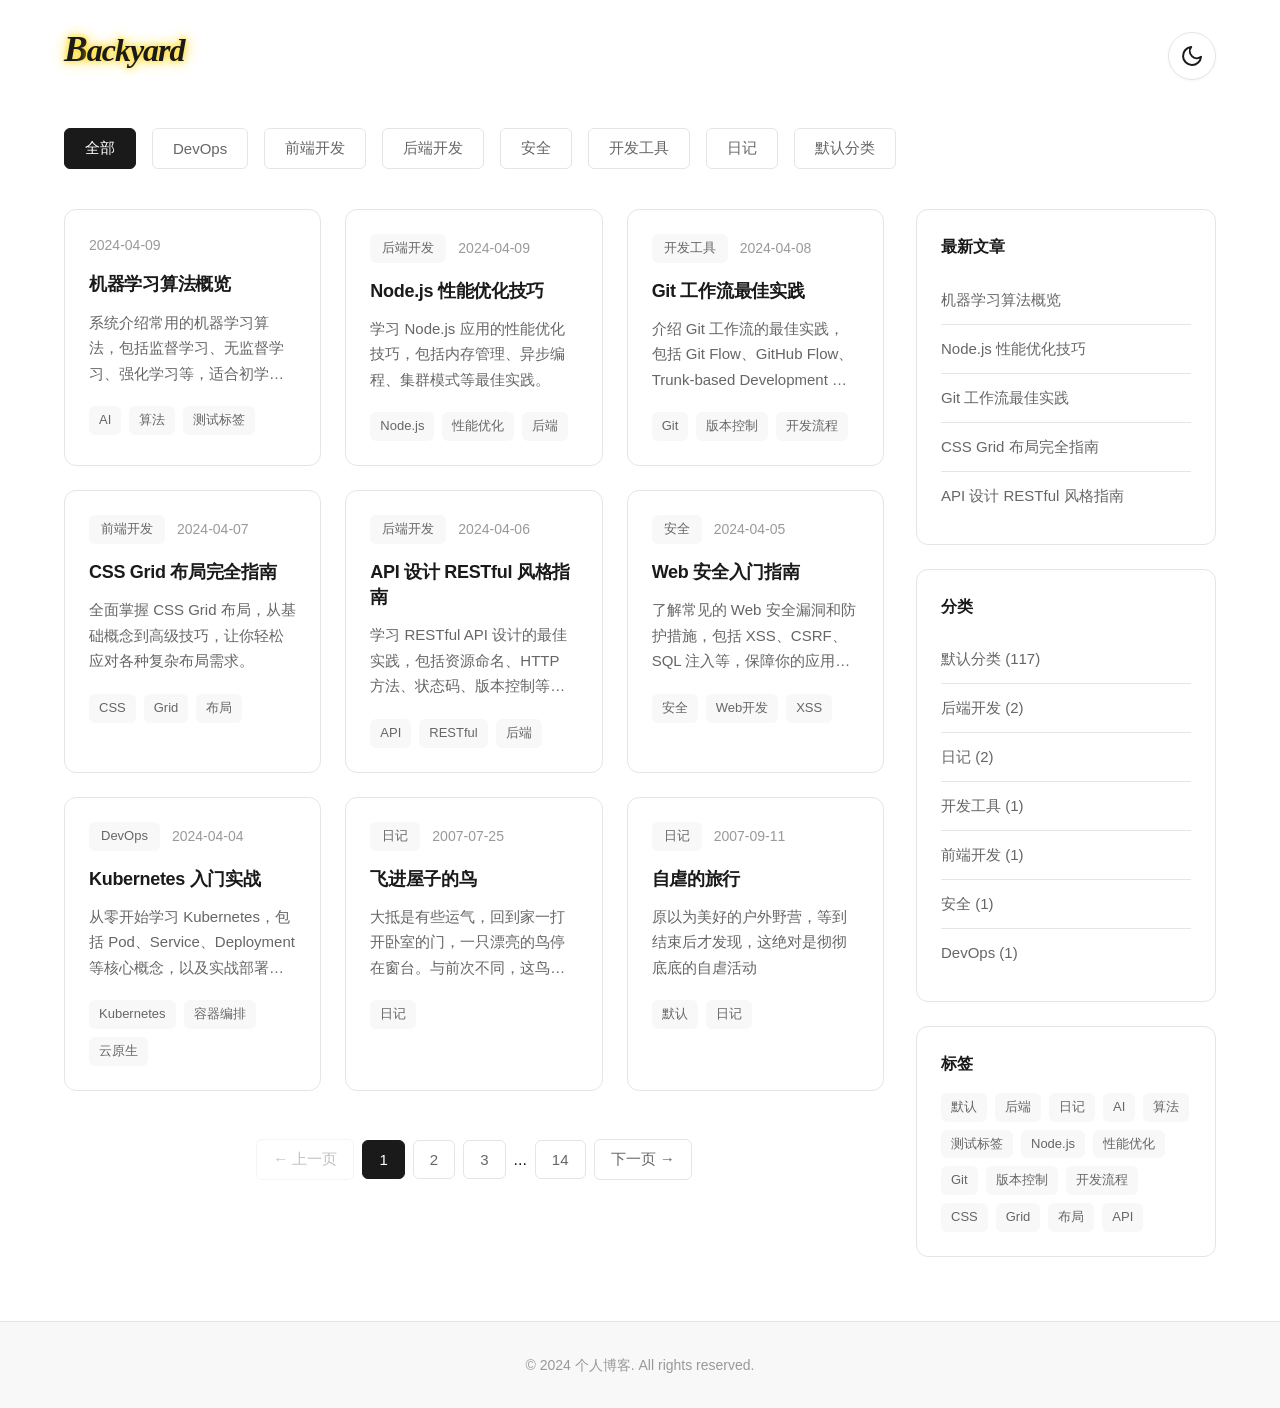
<file: index.html>
<!DOCTYPE html>
<html lang="zh-CN">
<head>
    <meta charset="UTF-8">
    <meta name="viewport" content="width=device-width, initial-scale=1.0">
    <meta name="description" content="个人博客 - 分享技术与生活">
    <meta name="keywords" content="博客, 技术, 生活, 分享">
    <meta name="author" content="博客作者">
    <title>个人博客</title>
    <link rel="stylesheet" href="css/style-minimal.css">
</head>
<body>
    <main class="container">
        <div class="list-view" id="list-view">
            <div class="hero">
                <div style="display: flex; justify-content: space-between; align-items: center; width: 100%;">
                    <h2 class="backyard-title">Backyard</h2>
                    <button id="theme-toggle" class="theme-toggle">
                        <svg width="24" height="24" viewBox="0 0 24 24" fill="none" stroke="currentColor" stroke-width="2" stroke-linecap="round" stroke-linejoin="round">
                            <path d="M21 12.79A9 9 0 1 1 11.21 3 7 7 0 0 0 21 12.79z"></path>
                        </svg>
                    </button>
                </div>
            </div>

            <div class="filters" id="category-filters">
            </div>

            <div class="content-wrapper">
                <div class="main-content">
                    <div class="articles-grid" id="articles-grid">
                    </div>

                    <div class="pagination" id="pagination">
                    </div>
                </div>

                <aside class="sidebar">
                    <div class="sidebar-section">
                        <h4>最新文章</h4>
                        <ul class="sidebar-list" id="recent-articles">
                        </ul>
                    </div>

                    <div class="sidebar-section">
                        <h4>分类</h4>
                        <ul class="sidebar-list" id="sidebar-categories">
                        </ul>
                    </div>

                    <div class="sidebar-section">
                        <h4>标签</h4>
                        <div class="article-tags" id="sidebar-tags">
                        </div>
                    </div>
                </aside>
            </div>
        </div>

        <div class="post-view" id="post-view" style="display: none;">
        </div>
    </main>

    <footer>
        <div class="container">
            <div class="footer-content">
                <p>&copy; 2024 个人博客. All rights reserved.</p>
            </div>
        </div>
    </footer>

    <script src="js/app-minimal.js"></script>
</body>
</html>
</file>
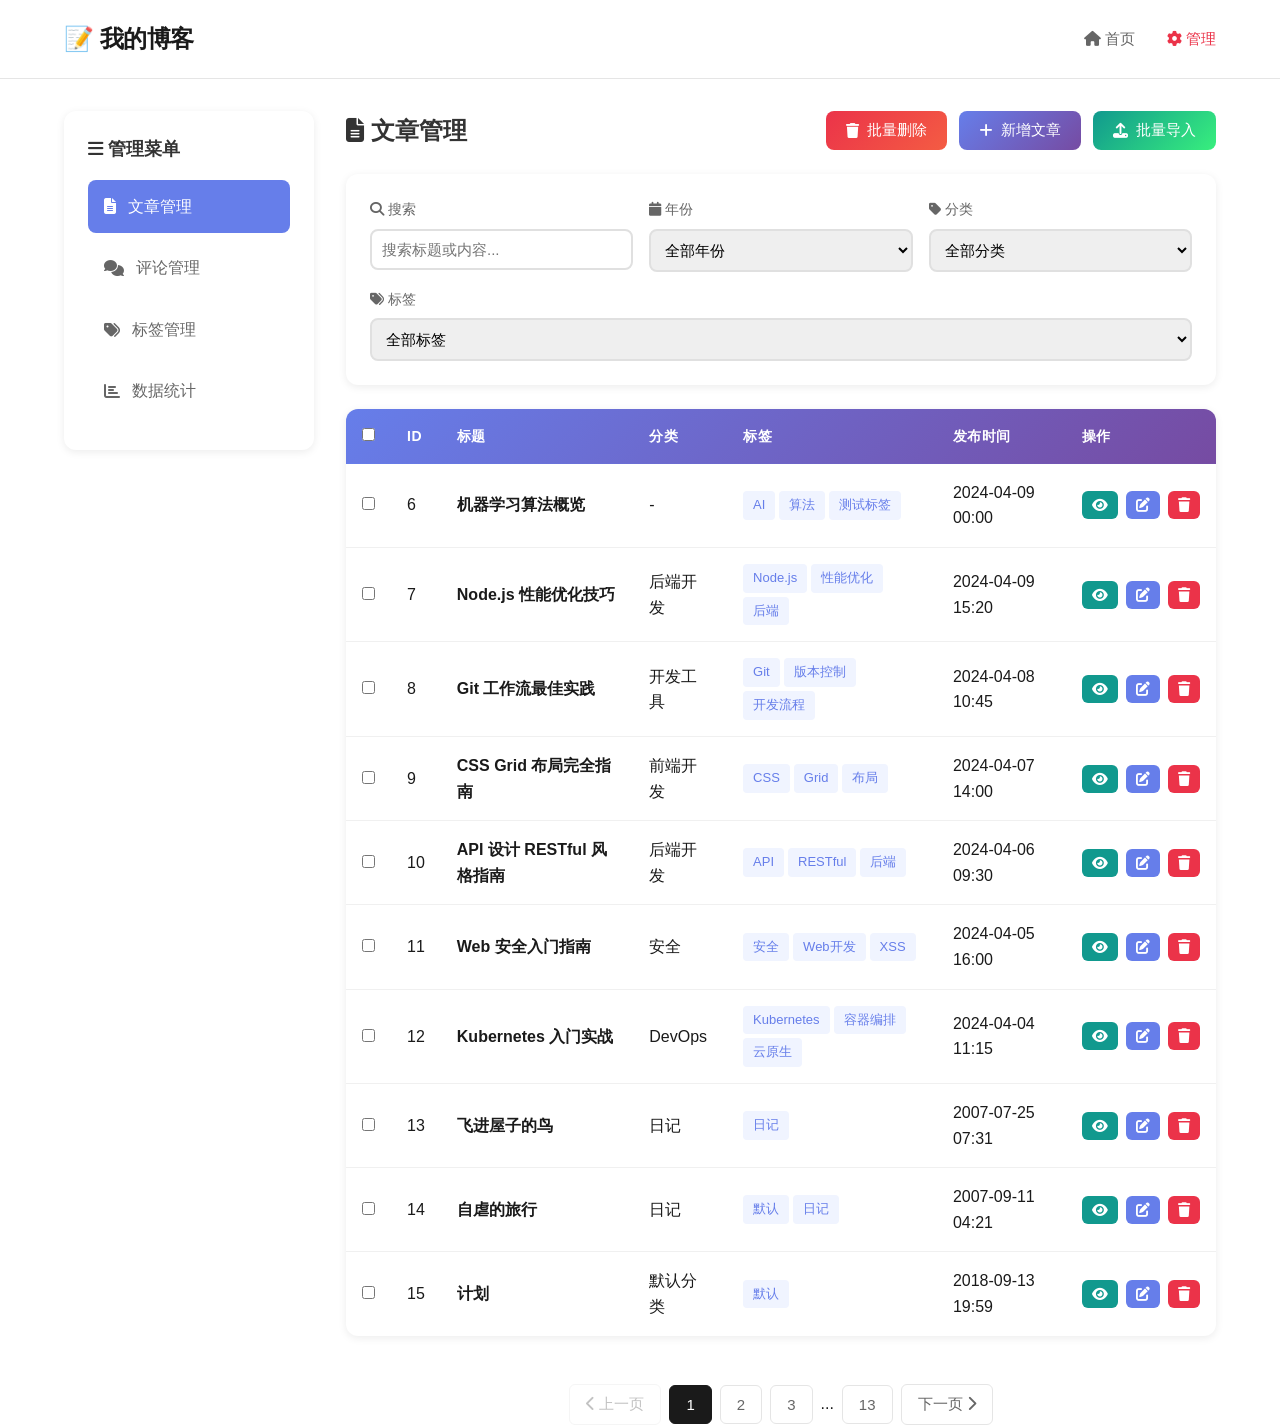
<file: admin.html>
<!DOCTYPE html>
<html lang="zh-CN">
<head>
    <meta charset="UTF-8">
    <meta name="viewport" content="width=device-width, initial-scale=1.0">
    <meta name="description" content="博客管理系统 - 文章管理">
    <title>博客管理系统</title>
    <link rel="stylesheet" href="css/style-minimal.css">
    <link rel="stylesheet" href="css/admin.css">
    <link href="https://cdnjs.cloudflare.com/ajax/libs/font-awesome/6.4.0/css/all.min.css" rel="stylesheet">
</head>
<body>
    <header>
        <div class="container">
            <div class="header-content">
                <h1><a href="index.html">📝 我的博客</a></h1>
                <nav>
                    <a href="index.html"><i class="fas fa-home"></i> 首页</a>
                    <a href="admin.html" class="active"><i class="fas fa-cog"></i> 管理</a>
                </nav>
            </div>
        </div>
    </header>

    <main class="container admin-container">
        <aside class="admin-sidebar">
            <h3><i class="fas fa-bars"></i> 管理菜单</h3>
            <ul class="admin-menu">
                <li class="active" data-tab="articles">
                    <i class="fas fa-file-alt"></i> 文章管理
                </li>
                <li data-tab="comments">
                    <i class="fas fa-comments"></i> 评论管理
                </li>
                <li data-tab="tags">
                    <i class="fas fa-tags"></i> 标签管理
                </li>
                <li data-tab="stats">
                    <i class="fas fa-chart-bar"></i> 数据统计
                </li>
            </ul>
        </aside>

        <section class="admin-content">
            <div id="articles-tab" class="tab-content active">
                <div class="admin-header">
                    <h2><i class="fas fa-file-alt"></i> 文章管理</h2>
                    <div class="admin-actions">
                        <button id="batch-delete-btn" class="btn btn-danger">
                            <i class="fas fa-trash"></i> 批量删除
                        </button>
                        <button id="add-article-btn" class="btn btn-primary">
                            <i class="fas fa-plus"></i> 新增文章
                        </button>
                        <button id="import-btn" class="btn btn-success">
                            <i class="fas fa-upload"></i> 批量导入
                        </button>
                    </div>
                </div>

                <div class="filters">
                    <div class="filter-group">
                        <label><i class="fas fa-search"></i> 搜索</label>
                        <input type="text" id="search-input" placeholder="搜索标题或内容...">
                    </div>
                    <div class="filter-group">
                        <label><i class="fas fa-calendar"></i> 年份</label>
                        <select id="year-filter">
                            <option value="">全部年份</option>
                        </select>
                    </div>
                    <div class="filter-group">
                        <label><i class="fas fa-tag"></i> 分类</label>
                        <select id="category-filter">
                            <option value="">全部分类</option>
                        </select>
                    </div>
                    <div class="filter-group">
                        <label><i class="fas fa-tags"></i> 标签</label>
                        <select id="tag-filter">
                            <option value="">全部标签</option>
                        </select>
                    </div>
                </div>

                <div class="table-container">
                    <table class="data-table">
                        <thead>
                            <tr>
                                <th>
                                    <input type="checkbox" id="select-all">
                                </th>
                                <th>ID</th>
                                <th>标题</th>
                                <th>分类</th>
                                <th>标签</th>
                                <th>发布时间</th>
                                <th>操作</th>
                            </tr>
                        </thead>
                        <tbody id="articles-table-body">
                        </tbody>
                    </table>
                </div>

                <div class="pagination" id="admin-pagination">
                </div>
            </div>

            <div id="comments-tab" class="tab-content">
                <div class="admin-header">
                    <h2><i class="fas fa-comments"></i> 评论管理</h2>
                    <div class="admin-actions">
                        <button id="batch-delete-comments-btn" class="btn btn-danger">
                            <i class="fas fa-trash"></i> 批量删除
                        </button>
                    </div>
                </div>

                <div class="filters">
                    <div class="filter-group">
                        <label><i class="fas fa-search"></i> 搜索</label>
                        <input type="text" id="comment-search-input" placeholder="搜索评论内容或作者...">
                    </div>
                    <div class="filter-group">
                        <label><i class="fas fa-file-alt"></i> 文章</label>
                        <select id="comment-article-filter">
                            <option value="">全部文章</option>
                        </select>
                    </div>
                </div>

                <div class="table-container">
                    <table class="data-table">
                        <thead>
                            <tr>
                                <th>
                                    <input type="checkbox" id="select-all-comments">
                                </th>
                                <th>ID</th>
                                <th>文章</th>
                                <th>作者</th>
                                <th>内容</th>
                                <th>评论时间</th>
                                <th>操作</th>
                            </tr>
                        </thead>
                        <tbody id="comments-table-body">
                        </tbody>
                    </table>
                </div>

                <div class="pagination" id="comments-pagination">
                </div>
            </div>

            <div id="tags-tab" class="tab-content">
                <div class="admin-header">
                    <h2><i class="fas fa-tags"></i> 标签管理</h2>
                    <div class="admin-actions">
                        <button id="add-tag-btn" class="btn btn-primary">
                            <i class="fas fa-plus"></i> 新增标签
                        </button>
                    </div>
                </div>

                <div class="table-container">
                    <table class="data-table">
                        <thead>
                            <tr>
                                <th>标签名</th>
                                <th>使用次数</th>
                                <th>操作</th>
                            </tr>
                        </thead>
                        <tbody id="tags-table-body">
                        </tbody>
                    </table>
                </div>
            </div>

            <div id="stats-tab" class="tab-content">
                <div class="admin-header">
                    <h2><i class="fas fa-chart-bar"></i> 数据统计</h2>
                </div>

                <div class="stats-grid">
                    <div class="stat-card">
                        <div class="stat-icon"><i class="fas fa-file-alt"></i></div>
                        <div class="stat-info">
                            <div class="stat-number" id="total-articles">0</div>
                            <div class="stat-label">总文章数</div>
                        </div>
                    </div>
                    <div class="stat-card">
                        <div class="stat-icon"><i class="fas fa-tag"></i></div>
                        <div class="stat-info">
                            <div class="stat-number" id="total-categories">0</div>
                            <div class="stat-label">分类数</div>
                        </div>
                    </div>
                    <div class="stat-card">
                        <div class="stat-icon"><i class="fas fa-tags"></i></div>
                        <div class="stat-info">
                            <div class="stat-number" id="total-tags">0</div>
                            <div class="stat-label">标签数</div>
                        </div>
                    </div>
                </div>

                <div class="stats-charts">
                    <div class="chart-container">
                        <h3><i class="fas fa-calendar"></i> 年度文章分布</h3>
                        <div id="yearly-stats" class="yearly-stats">
                        </div>
                    </div>
                    <div class="chart-container">
                        <h3><i class="fas fa-tag"></i> 分类文章分布</h3>
                        <div id="category-stats" class="category-stats">
                        </div>
                    </div>
                </div>
            </div>
        </section>
    </main>

    <div id="article-modal" class="modal">
        <div class="modal-content">
            <div class="modal-header">
                <h2 id="modal-title">新增文章</h2>
                <button class="modal-close">&times;</button>
            </div>
            <div class="modal-body">
                <form id="article-form">
                    <input type="hidden" id="article-id">
                    
                    <div class="form-group">
                        <label for="article-title">标题 *</label>
                        <input type="text" id="article-title" required>
                    </div>

                    <div class="form-group">
                        <label for="article-slug">URL Slug</label>
                        <input type="text" id="article-slug">
                    </div>

                    <div class="form-group">
                        <label for="article-category">分类 *</label>
                        <select id="article-category" required>
                            <option value="">请选择分类</option>
                        </select>
                        <button type="button" id="new-category-btn" class="btn btn-small">
                            <i class="fas fa-plus"></i> 新建分类
                        </button>
                        <button type="button" id="delete-category-btn" class="btn btn-small btn-danger">
                            <i class="fas fa-trash"></i> 删除分类
                        </button>
                    </div>

                    <div class="form-group">
                        <label>标签</label>
                        <div class="tags-input">
                            <input type="text" id="tag-search" placeholder="搜索或输入标签...">
                            <div id="tag-suggestions" class="tag-suggestions"></div>
                        </div>
                        <div id="selected-tags" class="selected-tags"></div>
                    </div>

                    <div class="form-group">
                        <label for="article-excerpt">摘要</label>
                        <textarea id="article-excerpt" rows="3"></textarea>
                    </div>

                    <div class="form-group">
                        <label for="article-content">内容 *</label>
                        <textarea id="article-content" rows="15" required></textarea>
                    </div>

                    <div class="form-group">
                        <label for="article-date">发布时间</label>
                        <input type="datetime-local" id="article-date">
                    </div>
                </form>
            </div>
            <div class="modal-footer">
                <button type="button" class="btn btn-secondary modal-cancel">取消</button>
                <button type="button" class="btn btn-primary" id="save-article-btn">保存</button>
            </div>
        </div>
    </div>

    <div id="delete-modal" class="modal">
        <div class="modal-content modal-small">
            <div class="modal-header">
                <h2><i class="fas fa-exclamation-triangle"></i> 确认删除</h2>
                <button class="modal-close">&times;</button>
            </div>
            <div class="modal-body">
                <p id="delete-message">确定要删除这篇文章吗？</p>
            </div>
            <div class="modal-footer">
                <button type="button" class="btn btn-secondary modal-cancel">取消</button>
                <button type="button" class="btn btn-danger" id="confirm-delete-btn">删除</button>
            </div>
        </div>
    </div>

    <div id="tag-modal" class="modal">
        <div class="modal-content modal-small">
            <div class="modal-header">
                <h2 id="tag-modal-title">新增标签</h2>
                <button class="modal-close">&times;</button>
            </div>
            <div class="modal-body">
                <form id="tag-form">
                    <input type="hidden" id="tag-old-name">
                    <div class="form-group">
                        <label for="tag-name">标签名 *</label>
                        <input type="text" id="tag-name" required>
                    </div>
                </form>
            </div>
            <div class="modal-footer">
                <button type="button" class="btn btn-secondary modal-cancel">取消</button>
                <button type="button" class="btn btn-primary" id="save-tag-btn">保存</button>
            </div>
        </div>
    </div>

    <div id="category-modal" class="modal">
        <div class="modal-content modal-small">
            <div class="modal-header">
                <h2><i class="fas fa-plus"></i> 新建分类</h2>
                <button class="modal-close">&times;</button>
            </div>
            <div class="modal-body">
                <form id="category-form">
                    <div class="form-group">
                        <label for="category-name">分类名称 *</label>
                        <input type="text" id="category-name" placeholder="请输入分类名称" required>
                    </div>
                </form>
            </div>
            <div class="modal-footer">
                <button type="button" class="btn btn-secondary modal-cancel">取消</button>
                <button type="button" class="btn btn-primary" id="save-category-btn">创建</button>
            </div>
        </div>
    </div>

    <div id="delete-category-modal" class="modal">
        <div class="modal-content modal-small">
            <div class="modal-header">
                <h2><i class="fas fa-exclamation-triangle"></i> 确认删除</h2>
                <button class="modal-close">&times;</button>
            </div>
            <div class="modal-body">
                <p id="delete-category-message">确定要删除这个分类吗？</p>
                <p style="color: #e74c3c; font-size: 14px;">注意：删除后，使用该分类的文章将被设置为"未分类"。</p>
            </div>
            <div class="modal-footer">
                <button type="button" class="btn btn-secondary modal-cancel">取消</button>
                <button type="button" class="btn btn-danger" id="confirm-delete-category-btn">删除</button>
            </div>
        </div>
    </div>

    <div id="import-modal" class="modal">
        <div class="modal-content">
            <div class="modal-header">
                <h2><i class="fas fa-upload"></i> 批量导入</h2>
                <button class="modal-close">&times;</button>
            </div>
            <div class="modal-body">
                <div class="import-instructions">
                    <h3>导入说明</h3>
                    <p>请选择包含文章数据的文本文件（Tab分隔格式）</p>
                    <p>格式：时间\t标题\t内容</p>
                </div>
                <div class="form-group">
                    <label for="import-file">选择文件</label>
                    <input type="file" id="import-file" accept=".txt,.xls,.xlsx">
                </div>
                <div id="import-preview" class="import-preview">
                </div>
            </div>
            <div class="modal-footer">
                <button type="button" class="btn btn-secondary modal-cancel">取消</button>
                <button type="button" class="btn btn-success" id="confirm-import-btn">导入</button>
            </div>
        </div>
    </div>

    <div id="comment-modal" class="modal">
        <div class="modal-content">
            <div class="modal-header">
                <h2 id="comment-modal-title">编辑评论</h2>
                <button class="modal-close">&times;</button>
            </div>
            <div class="modal-body">
                <form id="comment-form">
                    <input type="hidden" id="comment-post-id">
                    <input type="hidden" id="comment-id">
                    
                    <div class="form-group">
                        <label>文章</label>
                        <input type="text" id="comment-article-title" disabled>
                    </div>

                    <div class="form-group">
                        <label for="comment-author">作者</label>
                        <input type="text" id="comment-author" required>
                    </div>

                    <div class="form-group">
                        <label for="comment-content">评论内容 *</label>
                        <textarea id="comment-content" rows="8" required></textarea>
                    </div>
                </form>
            </div>
            <div class="modal-footer">
                <button type="button" class="btn btn-secondary modal-cancel">取消</button>
                <button type="button" class="btn btn-primary" id="save-comment-btn">保存</button>
            </div>
        </div>
    </div>

    <div id="toast" class="toast"></div>



    <script src="js/admin.js"></script>
</body>
</html>
</file>
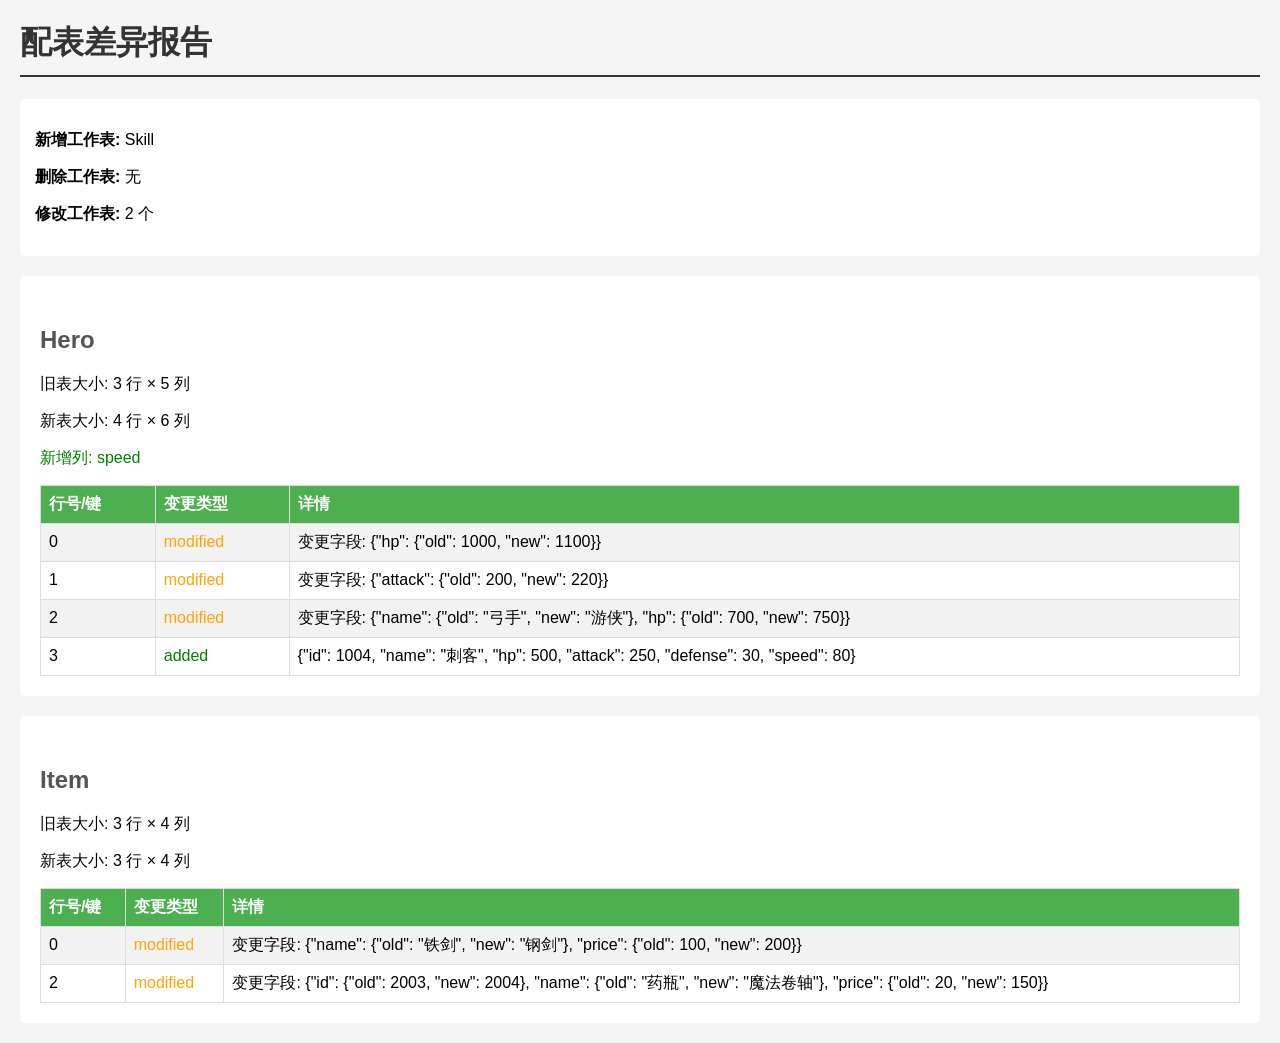
<file: ci_report.html>
<!DOCTYPE html>
<html>
<head>
    <meta charset="UTF-8">
    <title>配表差异报告</title>
    <style>
        body { font-family: Arial, sans-serif; margin: 20px; background-color: #f5f5f5; }
        h1 { color: #333; border-bottom: 2px solid #333; padding-bottom: 10px; }
        h2 { color: #555; margin-top: 30px; }
        .summary { background: #fff; padding: 15px; border-radius: 5px; margin-bottom: 20px; }
        .sheet-section { background: #fff; padding: 20px; border-radius: 5px; margin-bottom: 20px; }
        .added { color: green; }
        .removed { color: red; }
        .modified { color: orange; }
        table { border-collapse: collapse; width: 100%; margin-top: 10px; }
        th, td { border: 1px solid #ddd; padding: 8px; text-align: left; }
        th { background-color: #4CAF50; color: white; }
        tr:nth-child(even) { background-color: #f2f2f2; }
        .change-old { background-color: #ffcccc; }
        .change-new { background-color: #ccffcc; }
    </style>
</head>
<body>
<h1>配表差异报告</h1><div class="summary"><p><strong>新增工作表:</strong> Skill</p><p><strong>删除工作表:</strong> 无</p><p><strong>修改工作表:</strong> 2 个</p></div><div class="sheet-section"><h2>Hero</h2><p>旧表大小: 3 行 × 5 列</p><p>新表大小: 4 行 × 6 列</p><p class="added">新增列: speed</p><table><tr><th>行号/键</th><th>变更类型</th><th>详情</th></tr><tr><td>0</td><td class="modified">modified</td><td>变更字段: {"hp": {"old": 1000, "new": 1100}}</td></tr><tr><td>1</td><td class="modified">modified</td><td>变更字段: {"attack": {"old": 200, "new": 220}}</td></tr><tr><td>2</td><td class="modified">modified</td><td>变更字段: {"name": {"old": "弓手", "new": "游侠"}, "hp": {"old": 700, "new": 750}}</td></tr><tr><td>3</td><td class="added">added</td><td>{"id": 1004, "name": "刺客", "hp": 500, "attack": 250, "defense": 30, "speed": 80}</td></tr></table></div><div class="sheet-section"><h2>Item</h2><p>旧表大小: 3 行 × 4 列</p><p>新表大小: 3 行 × 4 列</p><table><tr><th>行号/键</th><th>变更类型</th><th>详情</th></tr><tr><td>0</td><td class="modified">modified</td><td>变更字段: {"name": {"old": "铁剑", "new": "钢剑"}, "price": {"old": 100, "new": 200}}</td></tr><tr><td>2</td><td class="modified">modified</td><td>变更字段: {"id": {"old": 2003, "new": 2004}, "name": {"old": "药瓶", "new": "魔法卷轴"}, "price": {"old": 20, "new": 150}}</td></tr></table></div>
</body>
</html>
</file>
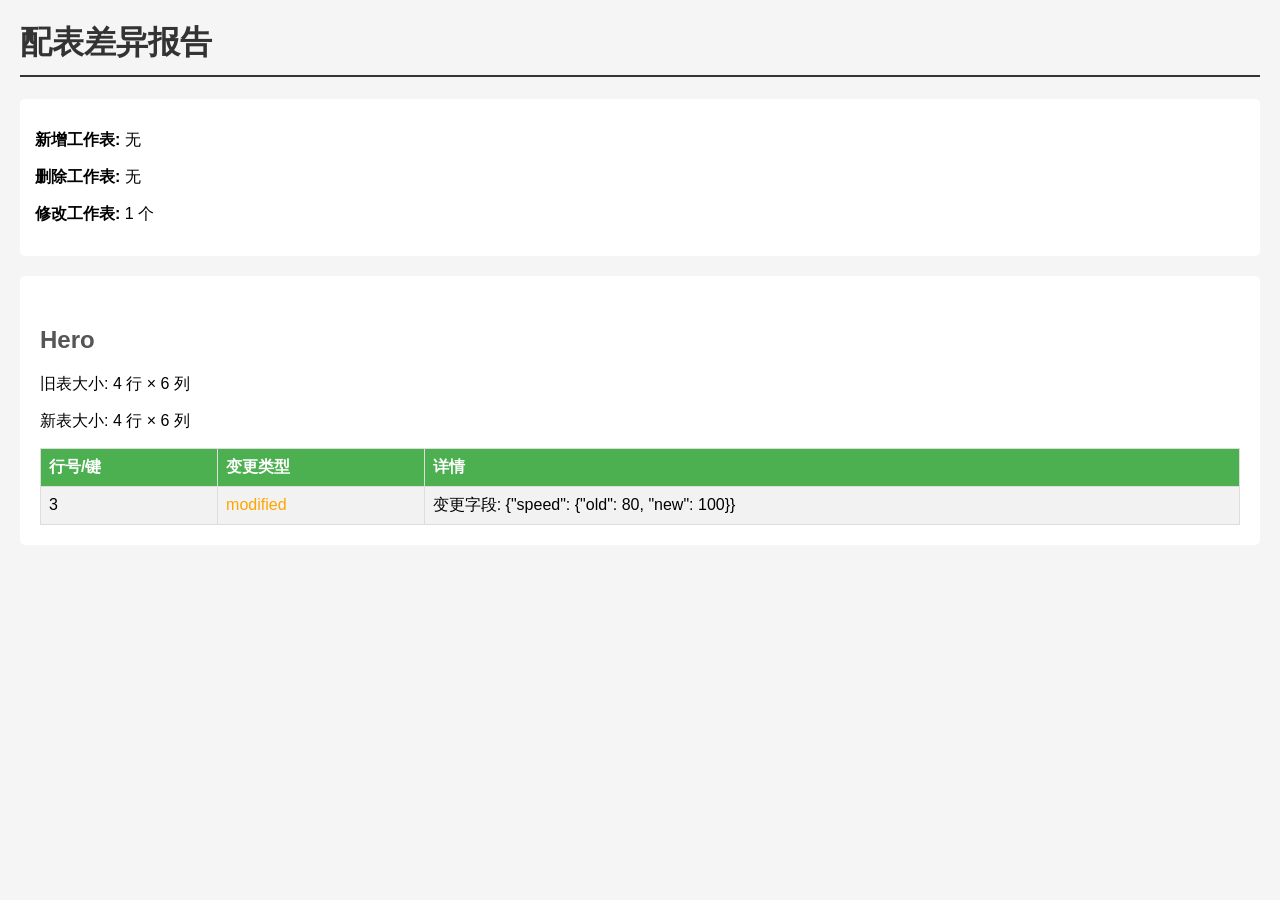
<file: my_report.html>
<!DOCTYPE html>
<html>
<head>
    <meta charset="UTF-8">
    <title>配表差异报告</title>
    <style>
        body { font-family: Arial, sans-serif; margin: 20px; background-color: #f5f5f5; }
        h1 { color: #333; border-bottom: 2px solid #333; padding-bottom: 10px; }
        h2 { color: #555; margin-top: 30px; }
        .summary { background: #fff; padding: 15px; border-radius: 5px; margin-bottom: 20px; }
        .sheet-section { background: #fff; padding: 20px; border-radius: 5px; margin-bottom: 20px; }
        .added { color: green; }
        .removed { color: red; }
        .modified { color: orange; }
        table { border-collapse: collapse; width: 100%; margin-top: 10px; }
        th, td { border: 1px solid #ddd; padding: 8px; text-align: left; }
        th { background-color: #4CAF50; color: white; }
        tr:nth-child(even) { background-color: #f2f2f2; }
        .change-old { background-color: #ffcccc; }
        .change-new { background-color: #ccffcc; }
    </style>
</head>
<body>
<h1>配表差异报告</h1><div class="summary"><p><strong>新增工作表:</strong> 无</p><p><strong>删除工作表:</strong> 无</p><p><strong>修改工作表:</strong> 1 个</p></div><div class="sheet-section"><h2>Hero</h2><p>旧表大小: 4 行 × 6 列</p><p>新表大小: 4 行 × 6 列</p><table><tr><th>行号/键</th><th>变更类型</th><th>详情</th></tr><tr><td>3</td><td class="modified">modified</td><td>变更字段: {"speed": {"old": 80, "new": 100}}</td></tr></table></div>
</body>
</html>
</file>
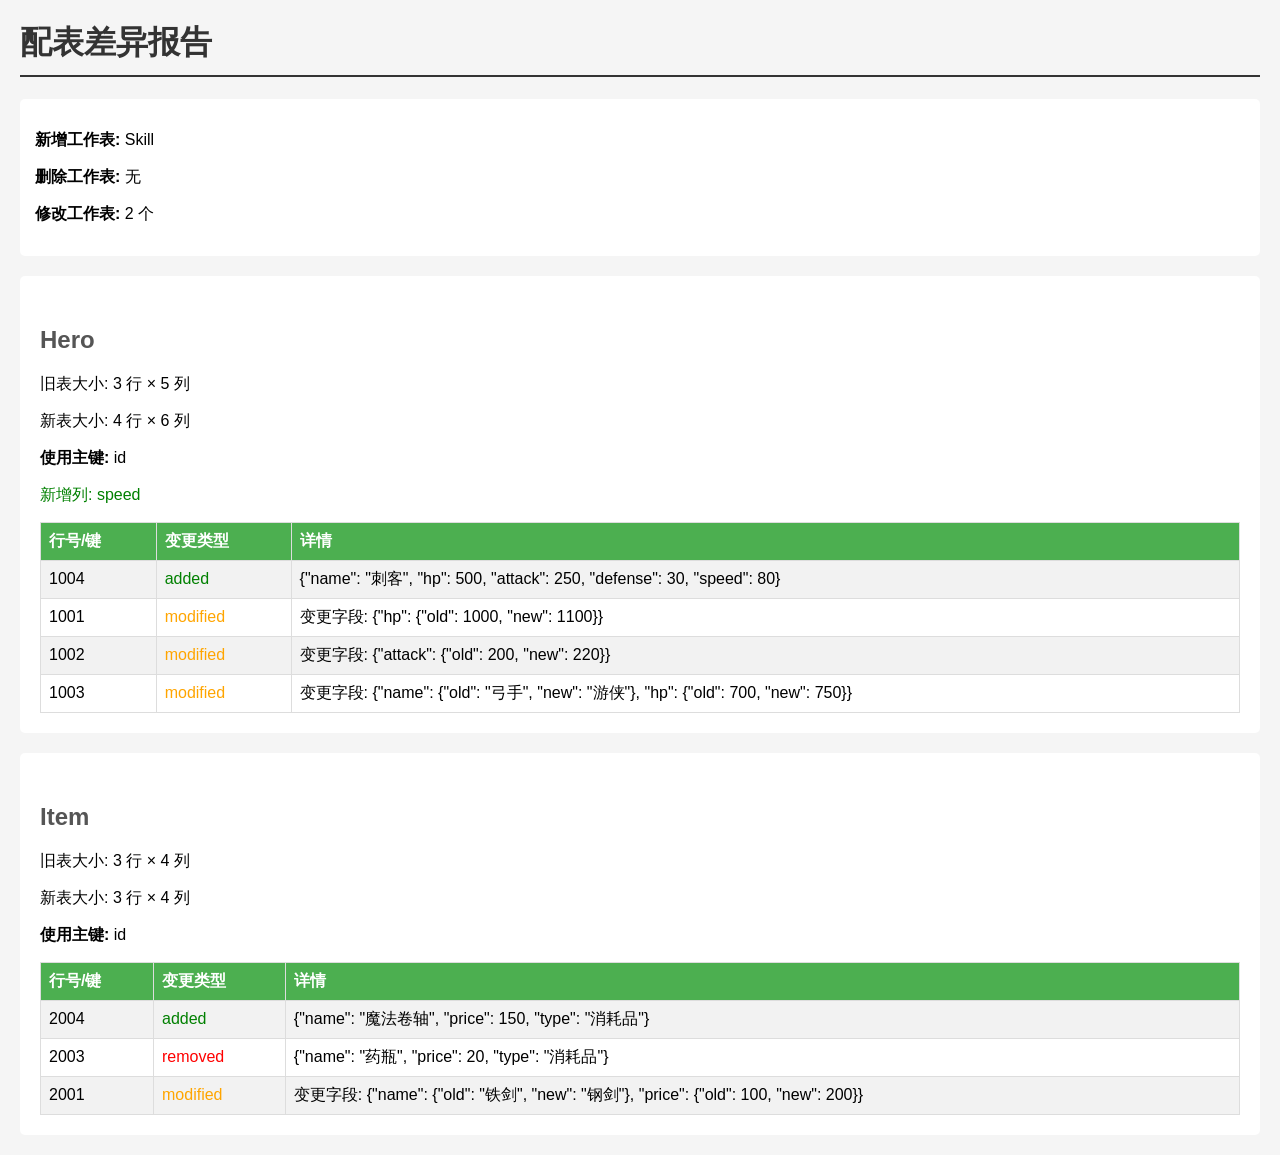
<file: new_report.html>
<!DOCTYPE html>
<html>
<head>
    <meta charset="UTF-8">
    <title>配表差异报告</title>
    <style>
        body { font-family: Arial, sans-serif; margin: 20px; background-color: #f5f5f5; }
        h1 { color: #333; border-bottom: 2px solid #333; padding-bottom: 10px; }
        h2 { color: #555; margin-top: 30px; }
        .summary { background: #fff; padding: 15px; border-radius: 5px; margin-bottom: 20px; }
        .sheet-section { background: #fff; padding: 20px; border-radius: 5px; margin-bottom: 20px; }
        .added { color: green; }
        .removed { color: red; }
        .modified { color: orange; }
        table { border-collapse: collapse; width: 100%; margin-top: 10px; }
        th, td { border: 1px solid #ddd; padding: 8px; text-align: left; }
        th { background-color: #4CAF50; color: white; }
        tr:nth-child(even) { background-color: #f2f2f2; }
        .change-old { background-color: #ffcccc; }
        .change-new { background-color: #ccffcc; }
    </style>
</head>
<body>
<h1>配表差异报告</h1><div class="summary"><p><strong>新增工作表:</strong> Skill</p><p><strong>删除工作表:</strong> 无</p><p><strong>修改工作表:</strong> 2 个</p></div><div class="sheet-section"><h2>Hero</h2><p>旧表大小: 3 行 × 5 列</p><p>新表大小: 4 行 × 6 列</p><p><strong>使用主键:</strong> id</p><p class="added">新增列: speed</p><table><tr><th>行号/键</th><th>变更类型</th><th>详情</th></tr><tr><td>1004</td><td class="added">added</td><td>{"name": "刺客", "hp": 500, "attack": 250, "defense": 30, "speed": 80}</td></tr><tr><td>1001</td><td class="modified">modified</td><td>变更字段: {"hp": {"old": 1000, "new": 1100}}</td></tr><tr><td>1002</td><td class="modified">modified</td><td>变更字段: {"attack": {"old": 200, "new": 220}}</td></tr><tr><td>1003</td><td class="modified">modified</td><td>变更字段: {"name": {"old": "弓手", "new": "游侠"}, "hp": {"old": 700, "new": 750}}</td></tr></table></div><div class="sheet-section"><h2>Item</h2><p>旧表大小: 3 行 × 4 列</p><p>新表大小: 3 行 × 4 列</p><p><strong>使用主键:</strong> id</p><table><tr><th>行号/键</th><th>变更类型</th><th>详情</th></tr><tr><td>2004</td><td class="added">added</td><td>{"name": "魔法卷轴", "price": 150, "type": "消耗品"}</td></tr><tr><td>2003</td><td class="removed">removed</td><td>{"name": "药瓶", "price": 20, "type": "消耗品"}</td></tr><tr><td>2001</td><td class="modified">modified</td><td>变更字段: {"name": {"old": "铁剑", "new": "钢剑"}, "price": {"old": 100, "new": 200}}</td></tr></table></div>
</body>
</html>
</file>
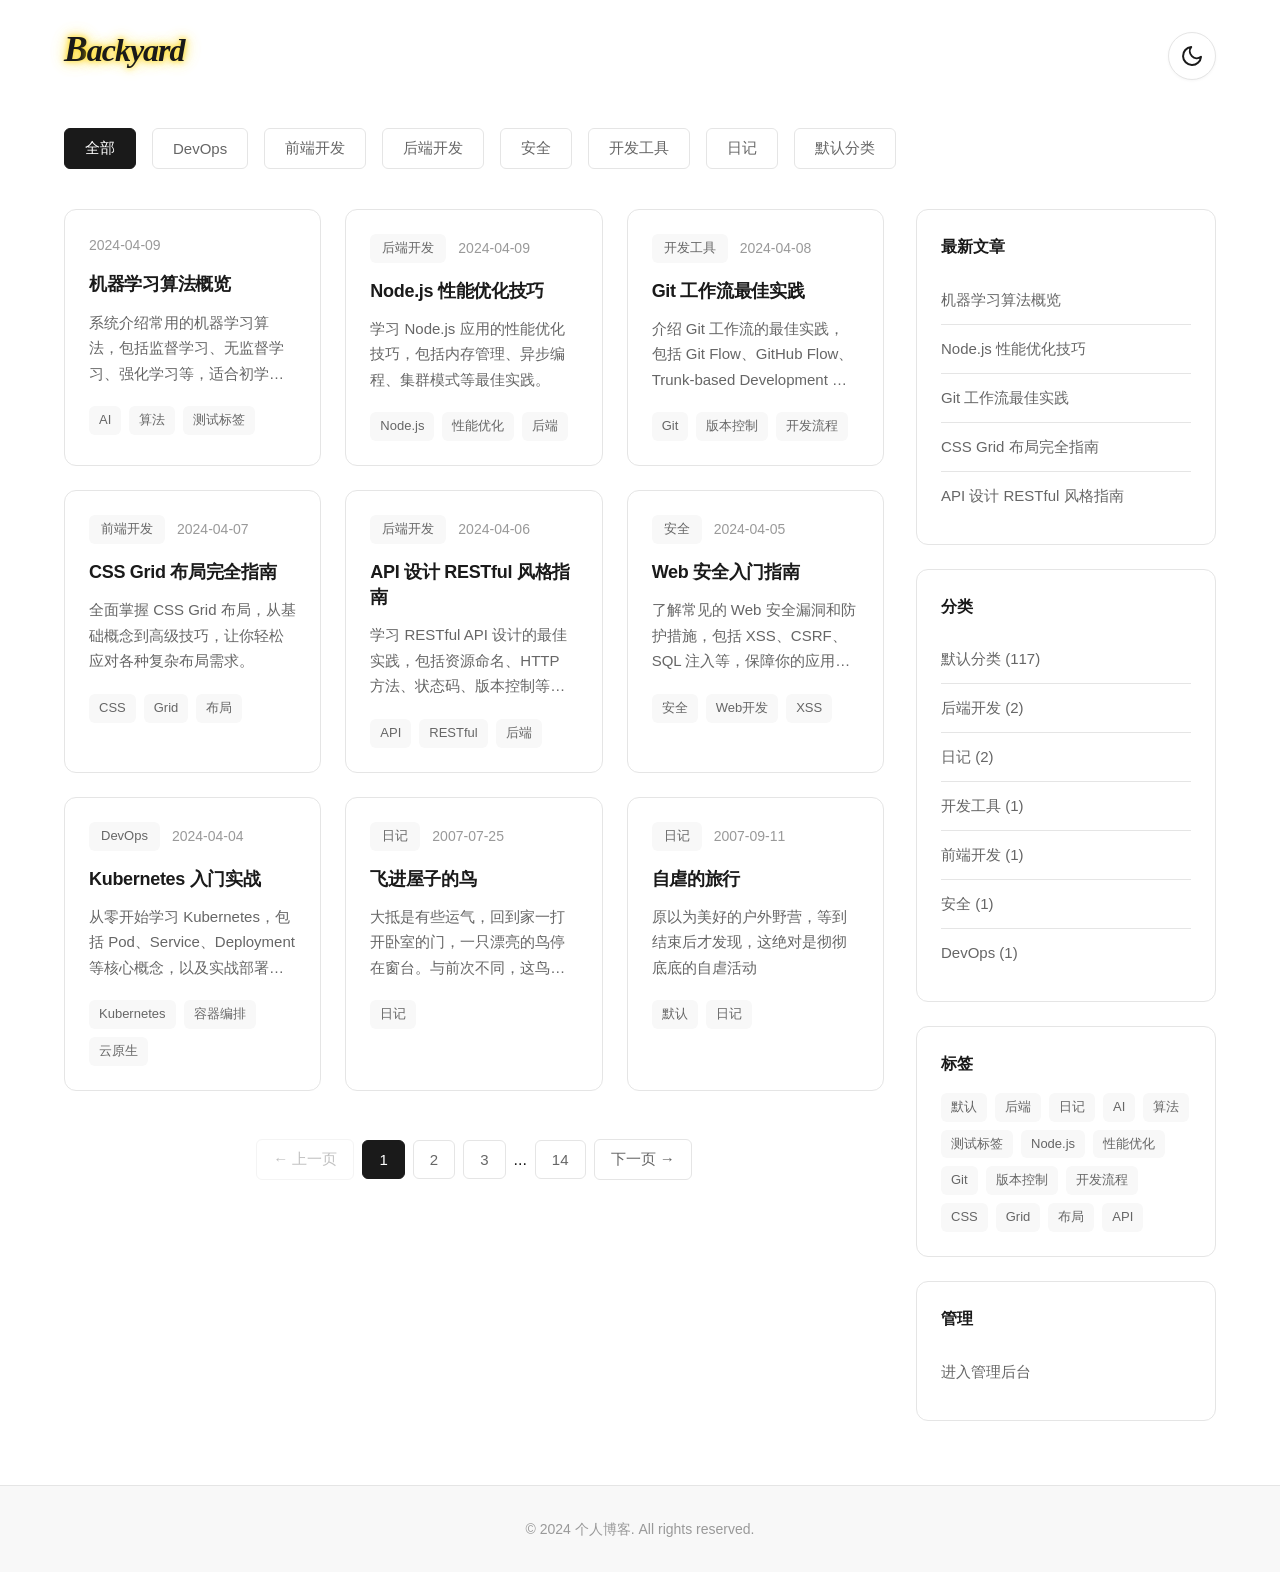
<file: blog/index-minimal.html>
<!DOCTYPE html>
<html lang="zh-CN">
<head>
    <meta charset="UTF-8">
    <meta name="viewport" content="width=device-width, initial-scale=1.0">
    <meta name="description" content="个人博客 - 分享技术与生活">
    <meta name="keywords" content="博客, 技术, 生活, 分享">
    <meta name="author" content="博客作者">
    <title>个人博客</title>
    <link rel="stylesheet" href="css/style-minimal.css">
</head>
<body>
    <main class="container">
        <div class="list-view" id="list-view">
            <div class="hero">
                <div style="display: flex; justify-content: space-between; align-items: center; width: 100%;">
                    <h2 class="backyard-title">Backyard</h2>
                    <button id="theme-toggle" class="theme-toggle">
                        <svg width="24" height="24" viewBox="0 0 24 24" fill="none" stroke="currentColor" stroke-width="2" stroke-linecap="round" stroke-linejoin="round">
                            <path d="M21 12.79A9 9 0 1 1 11.21 3 7 7 0 0 0 21 12.79z"></path>
                        </svg>
                    </button>
                </div>
            </div>

            <div class="filters" id="category-filters">
            </div>

            <div class="content-wrapper">
                <div class="main-content">
                    <div class="articles-grid" id="articles-grid">
                    </div>

                    <div class="pagination" id="pagination">
                    </div>
                </div>

                <aside class="sidebar">
                    <div class="sidebar-section">
                        <h4>最新文章</h4>
                        <ul class="sidebar-list" id="recent-articles">
                        </ul>
                    </div>

                    <div class="sidebar-section">
                        <h4>分类</h4>
                        <ul class="sidebar-list" id="sidebar-categories">
                        </ul>
                    </div>

                    <div class="sidebar-section">
                        <h4>标签</h4>
                        <div class="article-tags" id="sidebar-tags">
                        </div>
                    </div>
                    
                    <div class="sidebar-section">
                        <h4>管理</h4>
                        <ul class="sidebar-list">
                            <li><a href="admin.html" target="_blank">进入管理后台</a></li>
                        </ul>
                    </div>
                </aside>
            </div>
        </div>

        <div class="post-view" id="post-view" style="display: none;">
        </div>
    </main>

    <footer>
        <div class="container">
            <div class="footer-content">
                <p>&copy; 2024 个人博客. All rights reserved.</p>
            </div>
        </div>
    </footer>

    <script src="js/app-minimal.js"></script>
</body>
</html>
</file>
<file: css/style-minimal.css>
* {
    margin: 0;
    padding: 0;
    box-sizing: border-box;
}

:root {
    --primary-color: #1a1a1a;
    --secondary-color: #666666;
    --accent-color: #eb3349;
    --accent-hover: #d62d41;
    --bg-color: #ffffff;
    --bg-secondary: #f8f8f8;
    --border-color: #e5e5e5;
    --text-primary: #1a1a1a;
    --text-secondary: #666666;
    --text-muted: #999999;
    --shadow-sm: 0 1px 3px rgba(0, 0, 0, 0.04);
    --shadow-md: 0 4px 12px rgba(0, 0, 0, 0.08);
    --radius-sm: 6px;
    --radius-md: 12px;
    --radius-lg: 16px;
    --font-main: -apple-system, BlinkMacSystemFont, 'Segoe UI', 'PingFang SC', 'Hiragino Sans GB', 'Microsoft YaHei', sans-serif;
}

@media (prefers-color-scheme: dark) and (not [data-theme="light"]) {
    :root {
        --bg-color: #1a1a1a;
        --bg-secondary: #2a2a2a;
        --border-color: #3a3a3a;
        --text-primary: #ffffff;
        --text-secondary: #cccccc;
        --text-muted: #666666;
        --shadow-sm: 0 1px 3px rgba(0, 0, 0, 0.3);
        --shadow-md: 0 4px 12px rgba(0, 0, 0, 0.5);
    }
}

body {
    font-family: var(--font-main);
    background-color: #ffffff;
    color: #1a1a1a;
    line-height: 1.6;
    -webkit-font-smoothing: antialiased;
}

@media (prefers-color-scheme: dark) and (not [data-theme="light"]) {
    body {
        background-color: #1a1a1a;
        color: #ffffff;
    }
}

body[data-theme="dark"] {
    --bg-color: #1a1a1a;
    --bg-secondary: #2a2a2a;
    --border-color: #3a3a3a;
    --text-primary: #ffffff;
    --text-secondary: #cccccc;
    --text-muted: #666666;
    --shadow-sm: 0 1px 3px rgba(0, 0, 0, 0.3);
    --shadow-md: 0 4px 12px rgba(0, 0, 0, 0.5);
    background-color: #1a1a1a;
    color: #ffffff;
}

body[data-theme="light"] {
    --bg-color: #ffffff;
    --bg-secondary: #f8f8f8;
    --border-color: #e5e5e5;
    --text-primary: #1a1a1a;
    --text-secondary: #666666;
    --text-muted: #999999;
    --shadow-sm: 0 1px 3px rgba(0, 0, 0, 0.04);
    --shadow-md: 0 4px 12px rgba(0, 0, 0, 0.08);
    background-color: #ffffff;
    color: #1a1a1a;
}

.container {
    max-width: 1200px;
    margin: 0 auto;
    padding: 0 24px;
}

header {
    background: var(--bg-color);
    border-bottom: 1px solid var(--border-color);
    position: sticky;
    top: 0;
    z-index: 100;
}

.header-content {
    display: flex;
    justify-content: space-between;
    align-items: center;
    padding: 20px 0;
}

header h1 {
    font-size: 1.5rem;
    font-weight: 700;
    letter-spacing: -0.5px;
}

header h1 a {
    color: var(--text-primary);
    text-decoration: none;
    transition: color 0.2s ease;
}

header h1 a:hover {
    color: var(--accent-color);
}

nav {
    display: flex;
    gap: 32px;
}

nav a {
    color: var(--text-secondary);
    text-decoration: none;
    font-weight: 500;
    font-size: 0.9375rem;
    transition: color 0.2s ease;
}

nav a:hover,
nav a.active {
    color: var(--accent-color);
}

main {
    padding: 40px 0;
}

.hero {
    text-align: left;
    padding: 32px 0 48px;
    background: transparent !important;
}

.hero h2 {
    font-size: 2rem;
    font-weight: 700;
    margin-bottom: 12px;
    letter-spacing: -1px;
}

.backyard-title {
    font-family: 'Georgia', 'Times New Roman', serif;
    font-size: 3.33rem;
    font-weight: normal;
    font-style: italic;
    color: #1a1a1a;
    letter-spacing: -2px;
    margin-bottom: 8px;
    text-align: left;
    display: inline-block;
    line-height: 1;
    text-shadow: 
        0 0 5px rgba(255, 215, 0, 0.8),
        0 0 10px rgba(255, 215, 0, 0.6),
        0 0 15px rgba(255, 215, 0, 0.4),
        0 0 20px rgba(255, 215, 0, 0.2),
        0 0 25px rgba(255, 215, 0, 0.1);
    animation: glow 2s ease-in-out infinite;
}

.theme-toggle {
    background: var(--bg-color);
    border: 1px solid var(--border-color);
    color: var(--text-primary);
    border-radius: 50%;
    width: 48px;
    height: 48px;
    display: flex;
    align-items: center;
    justify-content: center;
    cursor: pointer;
    transition: all 0.2s ease;
    box-shadow: var(--shadow-sm);
}

.theme-toggle:hover {
    border-color: var(--text-secondary);
    box-shadow: var(--shadow-md);
    transform: scale(1.05);
}

.theme-toggle svg {
    transition: transform 0.3s ease;
}

body[data-theme="dark"] .theme-toggle svg {
    transform: rotate(180deg);
}

.backyard-title::first-letter {
    font-size: 2.22rem;
}

@keyframes glow {
    0%, 100% {
        text-shadow: 
            0 0 5px rgba(255, 215, 0, 0.8),
            0 0 10px rgba(255, 215, 0, 0.6),
            0 0 15px rgba(255, 215, 0, 0.4),
            0 0 20px rgba(255, 215, 0, 0.2),
            0 0 25px rgba(255, 215, 0, 0.1);
        filter: brightness(1);
    }
    50% {
        text-shadow: 
            0 0 8px rgba(255, 215, 0, 1),
            0 0 16px rgba(255, 215, 0, 0.8),
            0 0 24px rgba(255, 215, 0, 0.6),
            0 0 32px rgba(255, 215, 0, 0.4),
            0 0 40px rgba(255, 215, 0, 0.2);
        filter: brightness(1.3);
    }
}

@keyframes sparkle {
    0% {
        background-position: 0% 50%;
        filter: brightness(1) saturate(1);
    }
    25% {
        background-position: 25% 50%;
        filter: brightness(1.2) saturate(1.1);
    }
    50% {
        background-position: 50% 50%;
        filter: brightness(1.4) saturate(1.2);
    }
    75% {
        background-position: 75% 50%;
        filter: brightness(1.2) saturate(1.1);
    }
    100% {
        background-position: 100% 50%;
        filter: brightness(1) saturate(1);
    }
}

@media (prefers-color-scheme: dark) and (not [data-theme="light"]) {
    .backyard-title {
        color: #ffffff;
        text-shadow: none;
        animation: none;
    }
}

@media (prefers-color-scheme: dark) and (not [data-theme="light"]) and (max-width: 768px) {
    .backyard-title {
        text-shadow: none;
        animation: none;
    }
}

@media (prefers-color-scheme: dark) and (not [data-theme="light"]) and (max-width: 480px) {
    .backyard-title {
        text-shadow: none;
        animation: none;
    }
}

body[data-theme="dark"] .backyard-title {
    color: #ffffff;
    text-shadow: none;
    animation: none;
}

body[data-theme="light"] .backyard-title {
    color: #1a1a1a;
    text-shadow: 
        0 0 5px rgba(255, 215, 0, 0.8),
        0 0 10px rgba(255, 215, 0, 0.6),
        0 0 15px rgba(255, 215, 0, 0.4),
        0 0 20px rgba(255, 215, 0, 0.2),
        0 0 25px rgba(255, 215, 0, 0.1);
    animation: glow 2s ease-in-out infinite;
}

.filters {
    display: flex;
    gap: 16px;
    margin-bottom: 32px;
    overflow-x: auto;
    padding-bottom: 8px;
}

.filter-btn {
    padding: 10px 20px;
    border: 1px solid var(--border-color);
    background: var(--bg-color);
    color: var(--text-secondary);
    border-radius: var(--radius-sm);
    cursor: pointer;
    font-size: 0.9375rem;
    font-weight: 500;
    white-space: nowrap;
    transition: all 0.2s ease;
}

.filter-btn:hover {
    border-color: var(--text-secondary);
    color: var(--text-primary);
}

.filter-btn.active {
    background: var(--text-primary);
    color: var(--bg-color);
    border-color: var(--text-primary);
}

.content-wrapper {
    display: grid;
    grid-template-columns: 1fr 300px;
    gap: 32px;
}

.articles-grid {
    display: grid;
    grid-template-columns: repeat(3, 1fr);
    gap: 24px;
    width: 100%;
    box-sizing: border-box;
}

.article-card {
    background: var(--bg-color);
    border: 1px solid var(--border-color);
    border-radius: var(--radius-md);
    padding: 24px;
    cursor: pointer;
    transition: all 0.2s ease;
    min-width: 0;
    box-sizing: border-box;
    width: 100%;
    display: flex;
    flex-direction: column;
}

.article-card:hover {
    border-color: var(--text-secondary);
    box-shadow: var(--shadow-md);
    transform: translateY(-2px);
}

.article-meta {
    display: flex;
    align-items: center;
    gap: 12px;
    margin-bottom: 16px;
    font-size: 0.875rem;
    color: var(--text-muted);
}

.article-category {
    background: var(--bg-secondary);
    color: var(--text-secondary);
    padding: 4px 12px;
    border-radius: var(--radius-sm);
    font-weight: 500;
    font-size: 0.8125rem;
}

.article-card h3 {
    font-size: 1.125rem;
    font-weight: 600;
    margin-bottom: 12px;
    color: var(--text-primary);
    line-height: 1.4;
    letter-spacing: -0.3px;
}

.article-card .excerpt {
    color: var(--text-secondary);
    font-size: 0.9375rem;
    margin-bottom: 20px;
    line-height: 1.7;
    display: -webkit-box;
    -webkit-line-clamp: 3;
    -webkit-box-orient: vertical;
    overflow: hidden;
    word-break: break-word;
    hyphens: auto;
    min-height: 4.5rem;
}

.article-tags {
    display: flex;
    flex-wrap: wrap;
    gap: 8px;
}

.article-tags .tag {
    background: var(--bg-secondary);
    color: var(--text-secondary);
    padding: 4px 10px;
    border-radius: var(--radius-sm);
    font-size: 0.8125rem;
    transition: all 0.2s ease;
}

.article-tags .tag:hover {
    background: var(--border-color);
    color: var(--text-primary);
}

.sidebar {
    display: flex;
    flex-direction: column;
    gap: 24px;
}

.sidebar-section {
    background: var(--bg-color);
    border: 1px solid var(--border-color);
    border-radius: var(--radius-md);
    padding: 24px;
}

.sidebar-section h4 {
    font-size: 1rem;
    font-weight: 600;
    margin-bottom: 16px;
    color: var(--text-primary);
}

.sidebar-list {
    list-style: none;
}

.sidebar-list li {
    padding: 12px 0;
    border-bottom: 1px solid var(--border-color);
}

.sidebar-list li:last-child {
    border-bottom: none;
}

.sidebar-list a {
    color: var(--text-secondary);
    text-decoration: none;
    font-size: 0.9375rem;
    transition: color 0.2s ease;
    display: block;
}

.sidebar-list a:hover {
    color: var(--accent-color);
}

.pagination {
    display: flex;
    justify-content: center;
    align-items: center;
    gap: 8px;
    margin-top: 48px;
}

.pagination button {
    padding: 10px 16px;
    border: 1px solid var(--border-color);
    background: var(--bg-color);
    color: var(--text-secondary);
    border-radius: var(--radius-sm);
    cursor: pointer;
    font-size: 0.9375rem;
    font-weight: 500;
    transition: all 0.2s ease;
}

.pagination button:hover:not(:disabled) {
    border-color: var(--text-secondary);
    color: var(--text-primary);
}

.pagination button.active {
    background: var(--text-primary);
    color: var(--bg-color);
    border-color: var(--text-primary);
}

.pagination button:disabled {
    opacity: 0.4;
    cursor: not-allowed;
}

footer {
    background: var(--bg-secondary);
    border-top: 1px solid var(--border-color);
    padding: 32px 0;
    margin-top: 64px;
}

.footer-content {
    text-align: center;
    color: var(--text-muted);
    font-size: 0.875rem;
}

.article-detail {
    max-width: 800px;
    margin: 0 auto;
}

.article-detail-header {
    margin-bottom: 40px;
}

.article-detail-header h1 {
    font-size: 2.25rem;
    font-weight: 700;
    margin-bottom: 16px;
    line-height: 1.3;
    letter-spacing: -1px;
}

.article-detail-meta {
    display: flex;
    flex-wrap: wrap;
    gap: 16px;
    color: var(--text-muted);
    font-size: 0.9375rem;
}

.back-btn {
    display: inline-flex;
    align-items: center;
    gap: 8px;
    color: var(--text-secondary);
    text-decoration: none;
    font-weight: 500;
    margin-bottom: 24px;
    transition: color 0.2s ease;
}

.back-btn:hover {
    color: var(--accent-color);
}

.article-content {
    font-size: 1.0625rem;
    line-height: 1.8;
    color: var(--text-primary);
}

.article-content h1,
.article-content h2,
.article-content h3 {
    margin: 32px 0 16px;
    font-weight: 600;
    line-height: 1.4;
}

.article-content h1 { font-size: 1.75rem; }
.article-content h2 { font-size: 1.5rem; }
.article-content h3 { font-size: 1.25rem; }

.article-content p {
    margin-bottom: 20px;
}

.article-content a {
    color: var(--accent-color);
    text-decoration: none;
    border-bottom: 1px solid transparent;
    transition: border-color 0.2s ease;
}

.article-content a:hover {
    border-bottom-color: var(--accent-color);
}

.article-content code {
    background: var(--bg-secondary);
    padding: 2px 6px;
    border-radius: var(--radius-sm);
    font-family: 'Courier New', monospace;
    font-size: 0.9em;
}

.article-content pre {
    background: var(--bg-secondary);
    padding: 20px;
    border-radius: var(--radius-sm);
    overflow-x: auto;
    margin-bottom: 20px;
}

.article-content pre code {
    background: none;
    padding: 0;
}

.article-content blockquote {
    border-left: 4px solid var(--accent-color);
    padding-left: 20px;
    margin: 24px 0;
    color: var(--text-secondary);
    font-style: italic;
}

.article-content ul,
.article-content ol {
    margin-bottom: 20px;
    padding-left: 24px;
}

.article-content li {
    margin-bottom: 8px;
}

.article-content img {
    max-width: 100%;
    height: auto;
    border-radius: var(--radius-md);
    margin: 24px 0;
}

.search-container {
    display: flex;
    gap: 12px;
    margin-bottom: 32px;
}

.search-input {
    flex: 1;
    padding: 12px 20px;
    border: 1px solid var(--border-color);
    border-radius: var(--radius-sm);
    font-size: 0.9375rem;
    font-family: var(--font-main);
    transition: border-color 0.2s ease;
}

.search-input:focus {
    outline: none;
    border-color: var(--text-secondary);
}

.search-btn {
    padding: 12px 24px;
    background: var(--text-primary);
    color: var(--bg-color);
    border: none;
    border-radius: var(--radius-sm);
    cursor: pointer;
    font-weight: 500;
    font-size: 0.9375rem;
    transition: background 0.2s ease;
}

.search-btn:hover {
    background: var(--text-secondary);
}

.empty-state {
    text-align: center;
    padding: 80px 24px;
}

.empty-state h3 {
    font-size: 1.25rem;
    font-weight: 600;
    margin-bottom: 8px;
    color: var(--text-primary);
}

.empty-state p {
    color: var(--text-secondary);
    font-size: 0.9375rem;
}

@media (max-width: 1024px) {
    .content-wrapper {
        grid-template-columns: 1fr;
    }
    
    .sidebar {
        order: -1;
    }
    
    .articles-grid {
        grid-template-columns: repeat(2, 1fr);
    }
}

@media (max-width: 768px) {
    .articles-grid {
        grid-template-columns: 1fr;
    }
    
    .container {
        padding: 0 16px;
    }
    
    .backyard-title {
        font-size: 2.5rem !important;
    }
    
    .backyard-title::first-letter {
        font-size: 1.67rem !important;
    }
    
    body[data-theme="light"] .backyard-title {
        text-shadow: 
            0 0 5px rgba(255, 215, 0, 0.8),
            0 0 10px rgba(255, 215, 0, 0.6),
            0 0 15px rgba(255, 215, 0, 0.4),
            0 0 20px rgba(255, 215, 0, 0.2),
            0 0 25px rgba(255, 215, 0, 0.1);
        animation: glow 2s ease-in-out infinite;
    }
    
    body[data-theme="dark"] .backyard-title {
        text-shadow: none;
        animation: none;
    }
    
    .articles-grid {
        gap: 16px;
    }
    
    .article-card {
        padding: 20px;
    }
    
    .article-card h3 {
        font-size: 1rem;
    }
    
    .filters {
        gap: 8px;
    }
    
    .filter-btn {
        padding: 8px 16px;
        font-size: 0.875rem;
    }
    
    .article-detail-header h1 {
        font-size: 1.75rem;
    }
}

@media (max-width: 480px) {
    .backyard-title {
        font-size: 2rem !important;
    }
    
    .backyard-title::first-letter {
        font-size: 1.33rem !important;
    }
    
    body[data-theme="light"] .backyard-title {
        text-shadow: 
            0 0 5px rgba(255, 215, 0, 0.8),
            0 0 10px rgba(255, 215, 0, 0.6),
            0 0 15px rgba(255, 215, 0, 0.4),
            0 0 20px rgba(255, 215, 0, 0.2),
            0 0 25px rgba(255, 215, 0, 0.1);
        animation: glow 2s ease-in-out infinite;
    }
    
    body[data-theme="dark"] .backyard-title {
        text-shadow: none;
        animation: none;
    }
}
</file>
<file: css/admin.css>
.admin-container {
    display: flex;
    gap: 2rem;
    margin-top: 2rem;
    align-items: flex-start;
}

.admin-sidebar {
    width: 250px;
    background: white;
    border-radius: 12px;
    padding: 1.5rem;
    box-shadow: 0 2px 8px rgba(0, 0, 0, 0.08);
    position: sticky;
    top: 2rem;
}

.admin-sidebar h3 {
    margin-bottom: 1rem;
    color: #333;
    font-size: 1.1rem;
}

.admin-menu {
    list-style: none;
}

.admin-menu li {
    padding: 0.875rem 1rem;
    margin-bottom: 0.5rem;
    border-radius: 8px;
    cursor: pointer;
    transition: all 0.3s ease;
    color: #666;
    display: flex;
    align-items: center;
    gap: 0.75rem;
}

.admin-menu li:hover {
    background: #f0f4ff;
    color: #667eea;
}

.admin-menu li.active {
    background: #667eea;
    color: white;
}

.admin-content {
    flex: 1;
}

.admin-header {
    display: flex;
    justify-content: space-between;
    align-items: center;
    margin-bottom: 1.5rem;
}

.admin-header h2 {
    margin: 0;
    color: #333;
}

.admin-actions {
    display: flex;
    gap: 0.75rem;
}

.btn {
    padding: 0.625rem 1.25rem;
    border: none;
    border-radius: 8px;
    cursor: pointer;
    font-size: 0.9375rem;
    font-weight: 500;
    transition: all 0.3s ease;
    display: inline-flex;
    align-items: center;
    gap: 0.5rem;
}

.btn-primary {
    background: linear-gradient(135deg, #667eea 0%, #764ba2 100%);
    color: white;
}

.btn-primary:hover {
    transform: translateY(-2px);
    box-shadow: 0 8px 16px rgba(102, 126, 234, 0.3);
}

.btn-success {
    background: linear-gradient(135deg, #11998e 0%, #38ef7d 100%);
    color: white;
}

.btn-success:hover {
    transform: translateY(-2px);
    box-shadow: 0 8px 16px rgba(17, 153, 142, 0.3);
}

.btn-danger {
    background: linear-gradient(135deg, #eb3349 0%, #f45c43 100%);
    color: white;
}

.btn-danger:hover {
    transform: translateY(-2px);
    box-shadow: 0 8px 16px rgba(235, 51, 73, 0.3);
}

.btn-secondary {
    background: #f0f0f0;
    color: #333;
}

.btn-secondary:hover {
    background: #e0e0e0;
}

.btn-small {
    padding: 0.375rem 0.75rem;
    font-size: 0.875rem;
}

.filters {
    background: white;
    padding: 1.5rem;
    border-radius: 12px;
    margin-bottom: 1.5rem;
    box-shadow: 0 2px 8px rgba(0, 0, 0, 0.08);
    display: flex;
    gap: 1rem;
    flex-wrap: wrap;
}

.filter-group {
    flex: 1;
    min-width: 200px;
}

.filter-group label {
    display: block;
    margin-bottom: 0.5rem;
    color: #666;
    font-weight: 500;
    font-size: 0.875rem;
}

.filter-group input,
.filter-group select {
    width: 100%;
    padding: 0.625rem;
    border: 2px solid #e0e0e0;
    border-radius: 8px;
    font-size: 0.9375rem;
    transition: border-color 0.3s ease;
}

.filter-group input:focus,
.filter-group select:focus {
    outline: none;
    border-color: #667eea;
}

.table-container {
    background: white;
    border-radius: 12px;
    overflow: hidden;
    box-shadow: 0 2px 8px rgba(0, 0, 0, 0.08);
}

.data-table {
    width: 100%;
    border-collapse: collapse;
}

.data-table thead {
    background: linear-gradient(135deg, #667eea 0%, #764ba2 100%);
    color: white;
}

.data-table th,
.data-table td {
    padding: 1rem;
    text-align: left;
}

.data-table th {
    font-weight: 600;
    font-size: 0.875rem;
    text-transform: uppercase;
    letter-spacing: 0.5px;
}

.data-table tbody tr {
    border-bottom: 1px solid #f0f0f0;
    transition: background 0.3s ease;
}

.data-table tbody tr:hover {
    background: #f8f9ff;
}

.data-table tbody tr:last-child {
    border-bottom: none;
}

.data-table .tags {
    display: flex;
    flex-wrap: wrap;
    gap: 0.25rem;
}

.data-table .tag {
    background: #f0f4ff;
    color: #667eea;
    padding: 0.25rem 0.625rem;
    border-radius: 4px;
    font-size: 0.8125rem;
}

.action-buttons {
    display: flex;
    gap: 0.5rem;
}

.action-btn {
    padding: 0.375rem 0.625rem;
    border: none;
    border-radius: 6px;
    cursor: pointer;
    font-size: 0.875rem;
    transition: all 0.3s ease;
}

.action-btn.edit {
    background: #667eea;
    color: white;
}

.action-btn.edit:hover {
    background: #5a6fd6;
}

.action-btn.delete {
    background: #eb3349;
    color: white;
}

.action-btn.delete:hover {
    background: #d62d41;
}

.action-btn.view {
    background: #11998e;
    color: white;
}

.action-btn.view:hover {
    background: #0f887a;
}

.tab-content {
    display: none;
}

.tab-content.active {
    display: block;
}

.modal {
    display: none;
    position: fixed;
    top: 0;
    left: 0;
    right: 0;
    bottom: 0;
    background: rgba(0, 0, 0, 0.5);
    z-index: 1000;
    align-items: center;
    justify-content: center;
    padding: 1rem;
}

.modal.active {
    display: flex;
}

.modal-content {
    background: white;
    border-radius: 16px;
    max-width: 800px;
    width: 100%;
    max-height: 90vh;
    overflow: hidden;
    display: flex;
    flex-direction: column;
    animation: slideUp 0.3s ease;
}

.modal-small {
    max-width: 400px;
}

@keyframes slideUp {
    from {
        opacity: 0;
        transform: translateY(20px);
    }
    to {
        opacity: 1;
        transform: translateY(0);
    }
}

.modal-header {
    padding: 1.5rem;
    border-bottom: 1px solid #f0f0f0;
    display: flex;
    justify-content: space-between;
    align-items: center;
}

.modal-header h2 {
    margin: 0;
    color: #333;
    font-size: 1.25rem;
}

.modal-close {
    background: none;
    border: none;
    font-size: 1.5rem;
    cursor: pointer;
    color: #999;
    transition: color 0.3s ease;
    padding: 0.25rem;
}

.modal-close:hover {
    color: #333;
}

.modal-body {
    padding: 1.5rem;
    overflow-y: auto;
    flex: 1;
}

.modal-footer {
    padding: 1.5rem;
    border-top: 1px solid #f0f0f0;
    display: flex;
    justify-content: flex-end;
    gap: 0.75rem;
}

.form-group {
    margin-bottom: 1.25rem;
}

.form-group label {
    display: block;
    margin-bottom: 0.5rem;
    color: #333;
    font-weight: 500;
}

.form-group input[type="text"],
.form-group input[type="datetime-local"],
.form-group select,
.form-group textarea {
    width: 100%;
    padding: 0.75rem;
    border: 2px solid #e0e0e0;
    border-radius: 8px;
    font-size: 0.9375rem;
    transition: border-color 0.3s ease;
    font-family: inherit;
}

.form-group input:focus,
.form-group select:focus,
.form-group textarea:focus {
    outline: none;
    border-color: #667eea;
}

.form-group textarea {
    resize: vertical;
    min-height: 120px;
}

.tags-input {
    position: relative;
}

.tag-suggestions {
    position: absolute;
    top: 100%;
    left: 0;
    right: 0;
    background: white;
    border: 2px solid #e0e0e0;
    border-top: none;
    border-radius: 0 0 8px 8px;
    max-height: 200px;
    overflow-y: auto;
    z-index: 100;
    display: none;
}

.tag-suggestions.active {
    display: block;
}

.tag-suggestion {
    padding: 0.75rem;
    cursor: pointer;
    transition: background 0.2s ease;
}

.tag-suggestion:hover {
    background: #f0f4ff;
}

.selected-tags {
    display: flex;
    flex-wrap: wrap;
    gap: 0.5rem;
    margin-top: 0.75rem;
}

.selected-tag {
    display: inline-flex;
    align-items: center;
    gap: 0.5rem;
    background: #667eea;
    color: white;
    padding: 0.375rem 0.75rem;
    border-radius: 6px;
    font-size: 0.875rem;
}

.selected-tag .remove {
    cursor: pointer;
    font-size: 1.125rem;
    line-height: 1;
}

.import-instructions {
    background: #f8f9ff;
    padding: 1rem;
    border-radius: 8px;
    margin-bottom: 1.5rem;
}

.import-instructions h3 {
    margin-top: 0;
    color: #667eea;
    font-size: 1rem;
}

.import-instructions p {
    color: #666;
    margin: 0.5rem 0;
    font-size: 0.875rem;
}

.import-preview {
    margin-top: 1rem;
    max-height: 200px;
    overflow-y: auto;
    background: #f8f9ff;
    padding: 1rem;
    border-radius: 8px;
}

.stats-grid {
    display: grid;
    grid-template-columns: repeat(auto-fit, minmax(250px, 1fr));
    gap: 1.5rem;
    margin-bottom: 2rem;
}

.stat-card {
    background: white;
    padding: 1.5rem;
    border-radius: 12px;
    box-shadow: 0 2px 8px rgba(0, 0, 0, 0.08);
    display: flex;
    align-items: center;
    gap: 1rem;
}

.stat-icon {
    width: 60px;
    height: 60px;
    border-radius: 12px;
    display: flex;
    align-items: center;
    justify-content: center;
    font-size: 1.5rem;
    color: white;
    background: linear-gradient(135deg, #667eea 0%, #764ba2 100%);
}

.stat-card:nth-child(2) .stat-icon {
    background: linear-gradient(135deg, #11998e 0%, #38ef7d 100%);
}

.stat-card:nth-child(3) .stat-icon {
    background: linear-gradient(135deg, #eb3349 0%, #f45c43 100%);
}

.stat-info {
    flex: 1;
}

.stat-number {
    font-size: 2rem;
    font-weight: 700;
    color: #333;
    line-height: 1;
}

.stat-label {
    color: #666;
    margin-top: 0.5rem;
    font-size: 0.9375rem;
}

.stats-charts {
    display: grid;
    grid-template-columns: repeat(auto-fit, minmax(400px, 1fr));
    gap: 1.5rem;
}

.chart-container {
    background: white;
    padding: 1.5rem;
    border-radius: 12px;
    box-shadow: 0 2px 8px rgba(0, 0, 0, 0.08);
}

.chart-container h3 {
    margin-top: 0;
    color: #333;
    font-size: 1.1rem;
    margin-bottom: 1rem;
}

.yearly-stats,
.category-stats {
    display: flex;
    flex-direction: column;
    gap: 0.75rem;
}

.stat-bar {
    display: flex;
    align-items: center;
    gap: 1rem;
}

.stat-bar-label {
    width: 80px;
    color: #666;
    font-size: 0.875rem;
}

.stat-bar-fill {
    flex: 1;
    height: 24px;
    background: #f0f0f0;
    border-radius: 4px;
    overflow: hidden;
}

.stat-bar-fill-inner {
    height: 100%;
    background: linear-gradient(135deg, #667eea 0%, #764ba2 100%);
    border-radius: 4px;
    transition: width 0.5s ease;
}

.stat-bar-count {
    width: 50px;
    text-align: right;
    color: #333;
    font-weight: 600;
    font-size: 0.875rem;
}

.toast {
    position: fixed;
    bottom: 2rem;
    right: 2rem;
    background: #333;
    color: white;
    padding: 1rem 1.5rem;
    border-radius: 8px;
    box-shadow: 0 4px 16px rgba(0, 0, 0, 0.2);
    transform: translateY(100px);
    opacity: 0;
    transition: all 0.3s ease;
    z-index: 2000;
}

.toast.show {
    transform: translateY(0);
    opacity: 1;
}

.toast.success {
    background: linear-gradient(135deg, #11998e 0%, #38ef7d 100%);
}

.toast.error {
    background: linear-gradient(135deg, #eb3349 0%, #f45c43 100%);
}

@media (max-width: 1024px) {
    .admin-container {
        flex-direction: column;
    }
    
    .admin-sidebar {
        width: 100%;
        position: static;
    }
    
    .admin-menu {
        display: flex;
        overflow-x: auto;
        gap: 0.5rem;
    }
    
    .admin-menu li {
        white-space: nowrap;
    }
}

@media (max-width: 768px) {
    .admin-header {
        flex-direction: column;
        align-items: flex-start;
        gap: 1rem;
    }
    
    .admin-actions {
        flex-wrap: wrap;
    }
    
    .filters {
        flex-direction: column;
    }
    
    .filter-group {
        width: 100%;
    }
    
    .data-table {
        font-size: 0.8125rem;
    }
    
    .data-table th,
    .data-table td {
        padding: 0.75rem 0.5rem;
    }
    
    .stats-charts {
        grid-template-columns: 1fr;
    }
}
</file>
<file: blog/css/style-minimal.css>
* {
    margin: 0;
    padding: 0;
    box-sizing: border-box;
}

:root {
    --primary-color: #1a1a1a;
    --secondary-color: #666666;
    --accent-color: #eb3349;
    --accent-hover: #d62d41;
    --bg-color: #ffffff;
    --bg-secondary: #f8f8f8;
    --border-color: #e5e5e5;
    --text-primary: #1a1a1a;
    --text-secondary: #666666;
    --text-muted: #999999;
    --shadow-sm: 0 1px 3px rgba(0, 0, 0, 0.04);
    --shadow-md: 0 4px 12px rgba(0, 0, 0, 0.08);
    --radius-sm: 6px;
    --radius-md: 12px;
    --radius-lg: 16px;
    --font-main: -apple-system, BlinkMacSystemFont, 'Segoe UI', 'PingFang SC', 'Hiragino Sans GB', 'Microsoft YaHei', sans-serif;
}

@media (prefers-color-scheme: dark) and (not [data-theme="light"]) {
    :root {
        --bg-color: #1a1a1a;
        --bg-secondary: #2a2a2a;
        --border-color: #3a3a3a;
        --text-primary: #ffffff;
        --text-secondary: #cccccc;
        --text-muted: #666666;
        --shadow-sm: 0 1px 3px rgba(0, 0, 0, 0.3);
        --shadow-md: 0 4px 12px rgba(0, 0, 0, 0.5);
    }
}

body {
    font-family: var(--font-main);
    background-color: #ffffff;
    color: #1a1a1a;
    line-height: 1.6;
    -webkit-font-smoothing: antialiased;
}

@media (prefers-color-scheme: dark) and (not [data-theme="light"]) {
    body {
        background-color: #1a1a1a;
        color: #ffffff;
    }
}

body[data-theme="dark"] {
    --bg-color: #1a1a1a;
    --bg-secondary: #2a2a2a;
    --border-color: #3a3a3a;
    --text-primary: #ffffff;
    --text-secondary: #cccccc;
    --text-muted: #666666;
    --shadow-sm: 0 1px 3px rgba(0, 0, 0, 0.3);
    --shadow-md: 0 4px 12px rgba(0, 0, 0, 0.5);
    background-color: #1a1a1a;
    color: #ffffff;
}

body[data-theme="light"] {
    --bg-color: #ffffff;
    --bg-secondary: #f8f8f8;
    --border-color: #e5e5e5;
    --text-primary: #1a1a1a;
    --text-secondary: #666666;
    --text-muted: #999999;
    --shadow-sm: 0 1px 3px rgba(0, 0, 0, 0.04);
    --shadow-md: 0 4px 12px rgba(0, 0, 0, 0.08);
    background-color: #ffffff;
    color: #1a1a1a;
}

.container {
    max-width: 1200px;
    margin: 0 auto;
    padding: 0 24px;
}

header {
    background: var(--bg-color);
    border-bottom: 1px solid var(--border-color);
    position: sticky;
    top: 0;
    z-index: 100;
}

.header-content {
    display: flex;
    justify-content: space-between;
    align-items: center;
    padding: 20px 0;
}

header h1 {
    font-size: 1.5rem;
    font-weight: 700;
    letter-spacing: -0.5px;
}

header h1 a {
    color: var(--text-primary);
    text-decoration: none;
    transition: color 0.2s ease;
}

header h1 a:hover {
    color: var(--accent-color);
}

nav {
    display: flex;
    gap: 32px;
}

nav a {
    color: var(--text-secondary);
    text-decoration: none;
    font-weight: 500;
    font-size: 0.9375rem;
    transition: color 0.2s ease;
}

nav a:hover,
nav a.active {
    color: var(--accent-color);
}

main {
    padding: 40px 0;
}

.hero {
    text-align: left;
    padding: 32px 0 48px;
    background: transparent !important;
}

.hero h2 {
    font-size: 2rem;
    font-weight: 700;
    margin-bottom: 12px;
    letter-spacing: -1px;
}

.backyard-title {
    font-family: 'Georgia', 'Times New Roman', serif;
    font-size: 3.33rem;
    font-weight: normal;
    font-style: italic;
    color: #1a1a1a;
    letter-spacing: -2px;
    margin-bottom: 8px;
    text-align: left;
    display: inline-block;
    line-height: 1;
    text-shadow: 
        0 0 5px rgba(255, 215, 0, 0.8),
        0 0 10px rgba(255, 215, 0, 0.6),
        0 0 15px rgba(255, 215, 0, 0.4),
        0 0 20px rgba(255, 215, 0, 0.2),
        0 0 25px rgba(255, 215, 0, 0.1);
    animation: glow 2s ease-in-out infinite;
}

.theme-toggle {
    background: var(--bg-color);
    border: 1px solid var(--border-color);
    color: var(--text-primary);
    border-radius: 50%;
    width: 48px;
    height: 48px;
    display: flex;
    align-items: center;
    justify-content: center;
    cursor: pointer;
    transition: all 0.2s ease;
    box-shadow: var(--shadow-sm);
}

.theme-toggle:hover {
    border-color: var(--text-secondary);
    box-shadow: var(--shadow-md);
    transform: scale(1.05);
}

.theme-toggle svg {
    transition: transform 0.3s ease;
}

body[data-theme="dark"] .theme-toggle svg {
    transform: rotate(180deg);
}

.backyard-title::first-letter {
    font-size: 2.22rem;
}

@keyframes glow {
    0%, 100% {
        text-shadow: 
            0 0 5px rgba(255, 215, 0, 0.8),
            0 0 10px rgba(255, 215, 0, 0.6),
            0 0 15px rgba(255, 215, 0, 0.4),
            0 0 20px rgba(255, 215, 0, 0.2),
            0 0 25px rgba(255, 215, 0, 0.1);
        filter: brightness(1);
    }
    50% {
        text-shadow: 
            0 0 8px rgba(255, 215, 0, 1),
            0 0 16px rgba(255, 215, 0, 0.8),
            0 0 24px rgba(255, 215, 0, 0.6),
            0 0 32px rgba(255, 215, 0, 0.4),
            0 0 40px rgba(255, 215, 0, 0.2);
        filter: brightness(1.3);
    }
}

@keyframes sparkle {
    0% {
        background-position: 0% 50%;
        filter: brightness(1) saturate(1);
    }
    25% {
        background-position: 25% 50%;
        filter: brightness(1.2) saturate(1.1);
    }
    50% {
        background-position: 50% 50%;
        filter: brightness(1.4) saturate(1.2);
    }
    75% {
        background-position: 75% 50%;
        filter: brightness(1.2) saturate(1.1);
    }
    100% {
        background-position: 100% 50%;
        filter: brightness(1) saturate(1);
    }
}

@media (prefers-color-scheme: dark) and (not [data-theme="light"]) {
    .backyard-title {
        color: #ffffff;
        text-shadow: none;
        animation: none;
    }
}

@media (prefers-color-scheme: dark) and (not [data-theme="light"]) and (max-width: 768px) {
    .backyard-title {
        text-shadow: none;
        animation: none;
    }
}

@media (prefers-color-scheme: dark) and (not [data-theme="light"]) and (max-width: 480px) {
    .backyard-title {
        text-shadow: none;
        animation: none;
    }
}

body[data-theme="dark"] .backyard-title {
    color: #ffffff;
    text-shadow: none;
    animation: none;
}

body[data-theme="light"] .backyard-title {
    color: #1a1a1a;
    text-shadow: 
        0 0 5px rgba(255, 215, 0, 0.8),
        0 0 10px rgba(255, 215, 0, 0.6),
        0 0 15px rgba(255, 215, 0, 0.4),
        0 0 20px rgba(255, 215, 0, 0.2),
        0 0 25px rgba(255, 215, 0, 0.1);
    animation: glow 2s ease-in-out infinite;
}

.filters {
    display: flex;
    gap: 16px;
    margin-bottom: 32px;
    overflow-x: auto;
    padding-bottom: 8px;
}

.filter-btn {
    padding: 10px 20px;
    border: 1px solid var(--border-color);
    background: var(--bg-color);
    color: var(--text-secondary);
    border-radius: var(--radius-sm);
    cursor: pointer;
    font-size: 0.9375rem;
    font-weight: 500;
    white-space: nowrap;
    transition: all 0.2s ease;
}

.filter-btn:hover {
    border-color: var(--text-secondary);
    color: var(--text-primary);
}

.filter-btn.active {
    background: var(--text-primary);
    color: var(--bg-color);
    border-color: var(--text-primary);
}

.content-wrapper {
    display: grid;
    grid-template-columns: 1fr 300px;
    gap: 32px;
}

.articles-grid {
    display: grid;
    grid-template-columns: repeat(3, 1fr);
    gap: 24px;
    width: 100%;
    box-sizing: border-box;
}

.article-card {
    background: var(--bg-color);
    border: 1px solid var(--border-color);
    border-radius: var(--radius-md);
    padding: 24px;
    cursor: pointer;
    transition: all 0.2s ease;
    min-width: 0;
    box-sizing: border-box;
    width: 100%;
    display: flex;
    flex-direction: column;
}

.article-card:hover {
    border-color: var(--text-secondary);
    box-shadow: var(--shadow-md);
    transform: translateY(-2px);
}

.article-meta {
    display: flex;
    align-items: center;
    gap: 12px;
    margin-bottom: 16px;
    font-size: 0.875rem;
    color: var(--text-muted);
}

.article-category {
    background: var(--bg-secondary);
    color: var(--text-secondary);
    padding: 4px 12px;
    border-radius: var(--radius-sm);
    font-weight: 500;
    font-size: 0.8125rem;
}

.article-card h3 {
    font-size: 1.125rem;
    font-weight: 600;
    margin-bottom: 12px;
    color: var(--text-primary);
    line-height: 1.4;
    letter-spacing: -0.3px;
}

.article-card .excerpt {
    color: var(--text-secondary);
    font-size: 0.9375rem;
    margin-bottom: 20px;
    line-height: 1.7;
    display: -webkit-box;
    -webkit-line-clamp: 3;
    -webkit-box-orient: vertical;
    overflow: hidden;
    word-break: break-word;
    hyphens: auto;
    min-height: 4.5rem;
}

.article-tags {
    display: flex;
    flex-wrap: wrap;
    gap: 8px;
}

.article-tags .tag {
    background: var(--bg-secondary);
    color: var(--text-secondary);
    padding: 4px 10px;
    border-radius: var(--radius-sm);
    font-size: 0.8125rem;
    transition: all 0.2s ease;
}

.article-tags .tag:hover {
    background: var(--border-color);
    color: var(--text-primary);
}

.sidebar {
    display: flex;
    flex-direction: column;
    gap: 24px;
}

.sidebar-section {
    background: var(--bg-color);
    border: 1px solid var(--border-color);
    border-radius: var(--radius-md);
    padding: 24px;
}

.sidebar-section h4 {
    font-size: 1rem;
    font-weight: 600;
    margin-bottom: 16px;
    color: var(--text-primary);
}

.sidebar-list {
    list-style: none;
}

.sidebar-list li {
    padding: 12px 0;
    border-bottom: 1px solid var(--border-color);
}

.sidebar-list li:last-child {
    border-bottom: none;
}

.sidebar-list a {
    color: var(--text-secondary);
    text-decoration: none;
    font-size: 0.9375rem;
    transition: color 0.2s ease;
    display: block;
}

.sidebar-list a:hover {
    color: var(--accent-color);
}

.pagination {
    display: flex;
    justify-content: center;
    align-items: center;
    gap: 8px;
    margin-top: 48px;
}

.pagination button {
    padding: 10px 16px;
    border: 1px solid var(--border-color);
    background: var(--bg-color);
    color: var(--text-secondary);
    border-radius: var(--radius-sm);
    cursor: pointer;
    font-size: 0.9375rem;
    font-weight: 500;
    transition: all 0.2s ease;
}

.pagination button:hover:not(:disabled) {
    border-color: var(--text-secondary);
    color: var(--text-primary);
}

.pagination button.active {
    background: var(--text-primary);
    color: var(--bg-color);
    border-color: var(--text-primary);
}

.pagination button:disabled {
    opacity: 0.4;
    cursor: not-allowed;
}

footer {
    background: var(--bg-secondary);
    border-top: 1px solid var(--border-color);
    padding: 32px 0;
    margin-top: 64px;
}

.footer-content {
    text-align: center;
    color: var(--text-muted);
    font-size: 0.875rem;
}

.article-detail {
    max-width: 800px;
    margin: 0 auto;
}

.article-detail-header {
    margin-bottom: 40px;
}

.article-detail-header h1 {
    font-size: 2.25rem;
    font-weight: 700;
    margin-bottom: 16px;
    line-height: 1.3;
    letter-spacing: -1px;
}

.article-detail-meta {
    display: flex;
    flex-wrap: wrap;
    gap: 16px;
    color: var(--text-muted);
    font-size: 0.9375rem;
}

.back-btn {
    display: inline-flex;
    align-items: center;
    gap: 8px;
    color: var(--text-secondary);
    text-decoration: none;
    font-weight: 500;
    margin-bottom: 24px;
    transition: color 0.2s ease;
}

.back-btn:hover {
    color: var(--accent-color);
}

.article-content {
    font-size: 1.0625rem;
    line-height: 1.8;
    color: var(--text-primary);
}

.article-content h1,
.article-content h2,
.article-content h3 {
    margin: 32px 0 16px;
    font-weight: 600;
    line-height: 1.4;
}

.article-content h1 { font-size: 1.75rem; }
.article-content h2 { font-size: 1.5rem; }
.article-content h3 { font-size: 1.25rem; }

.article-content p {
    margin-bottom: 20px;
}

.article-content a {
    color: var(--accent-color);
    text-decoration: none;
    border-bottom: 1px solid transparent;
    transition: border-color 0.2s ease;
}

.article-content a:hover {
    border-bottom-color: var(--accent-color);
}

.article-content code {
    background: var(--bg-secondary);
    padding: 2px 6px;
    border-radius: var(--radius-sm);
    font-family: 'Courier New', monospace;
    font-size: 0.9em;
}

.article-content pre {
    background: var(--bg-secondary);
    padding: 20px;
    border-radius: var(--radius-sm);
    overflow-x: auto;
    margin-bottom: 20px;
}

.article-content pre code {
    background: none;
    padding: 0;
}

.article-content blockquote {
    border-left: 4px solid var(--accent-color);
    padding-left: 20px;
    margin: 24px 0;
    color: var(--text-secondary);
    font-style: italic;
}

.article-content ul,
.article-content ol {
    margin-bottom: 20px;
    padding-left: 24px;
}

.article-content li {
    margin-bottom: 8px;
}

.article-content img {
    max-width: 100%;
    height: auto;
    border-radius: var(--radius-md);
    margin: 24px 0;
}

.search-container {
    display: flex;
    gap: 12px;
    margin-bottom: 32px;
}

.search-input {
    flex: 1;
    padding: 12px 20px;
    border: 1px solid var(--border-color);
    border-radius: var(--radius-sm);
    font-size: 0.9375rem;
    font-family: var(--font-main);
    transition: border-color 0.2s ease;
}

.search-input:focus {
    outline: none;
    border-color: var(--text-secondary);
}

.search-btn {
    padding: 12px 24px;
    background: var(--text-primary);
    color: var(--bg-color);
    border: none;
    border-radius: var(--radius-sm);
    cursor: pointer;
    font-weight: 500;
    font-size: 0.9375rem;
    transition: background 0.2s ease;
}

.search-btn:hover {
    background: var(--text-secondary);
}

.empty-state {
    text-align: center;
    padding: 80px 24px;
}

.empty-state h3 {
    font-size: 1.25rem;
    font-weight: 600;
    margin-bottom: 8px;
    color: var(--text-primary);
}

.empty-state p {
    color: var(--text-secondary);
    font-size: 0.9375rem;
}

@media (max-width: 1024px) {
    .content-wrapper {
        grid-template-columns: 1fr;
    }
    
    .sidebar {
        order: -1;
    }
    
    .articles-grid {
        grid-template-columns: repeat(2, 1fr);
    }
}

@media (max-width: 768px) {
    .articles-grid {
        grid-template-columns: 1fr;
    }
    
    .container {
        padding: 0 16px;
    }
    
    .backyard-title {
        font-size: 2.5rem !important;
    }
    
    .backyard-title::first-letter {
        font-size: 1.67rem !important;
    }
    
    body[data-theme="light"] .backyard-title {
        text-shadow: 
            0 0 5px rgba(255, 215, 0, 0.8),
            0 0 10px rgba(255, 215, 0, 0.6),
            0 0 15px rgba(255, 215, 0, 0.4),
            0 0 20px rgba(255, 215, 0, 0.2),
            0 0 25px rgba(255, 215, 0, 0.1);
        animation: glow 2s ease-in-out infinite;
    }
    
    body[data-theme="dark"] .backyard-title {
        text-shadow: none;
        animation: none;
    }
    
    .articles-grid {
        gap: 16px;
    }
    
    .article-card {
        padding: 20px;
    }
    
    .article-card h3 {
        font-size: 1rem;
    }
    
    .filters {
        gap: 8px;
    }
    
    .filter-btn {
        padding: 8px 16px;
        font-size: 0.875rem;
    }
    
    .article-detail-header h1 {
        font-size: 1.75rem;
    }
}

@media (max-width: 480px) {
    .backyard-title {
        font-size: 2rem !important;
    }
    
    .backyard-title::first-letter {
        font-size: 1.33rem !important;
    }
    
    body[data-theme="light"] .backyard-title {
        text-shadow: 
            0 0 5px rgba(255, 215, 0, 0.8),
            0 0 10px rgba(255, 215, 0, 0.6),
            0 0 15px rgba(255, 215, 0, 0.4),
            0 0 20px rgba(255, 215, 0, 0.2),
            0 0 25px rgba(255, 215, 0, 0.1);
        animation: glow 2s ease-in-out infinite;
    }
    
    body[data-theme="dark"] .backyard-title {
        text-shadow: none;
        animation: none;
    }
}
</file>
